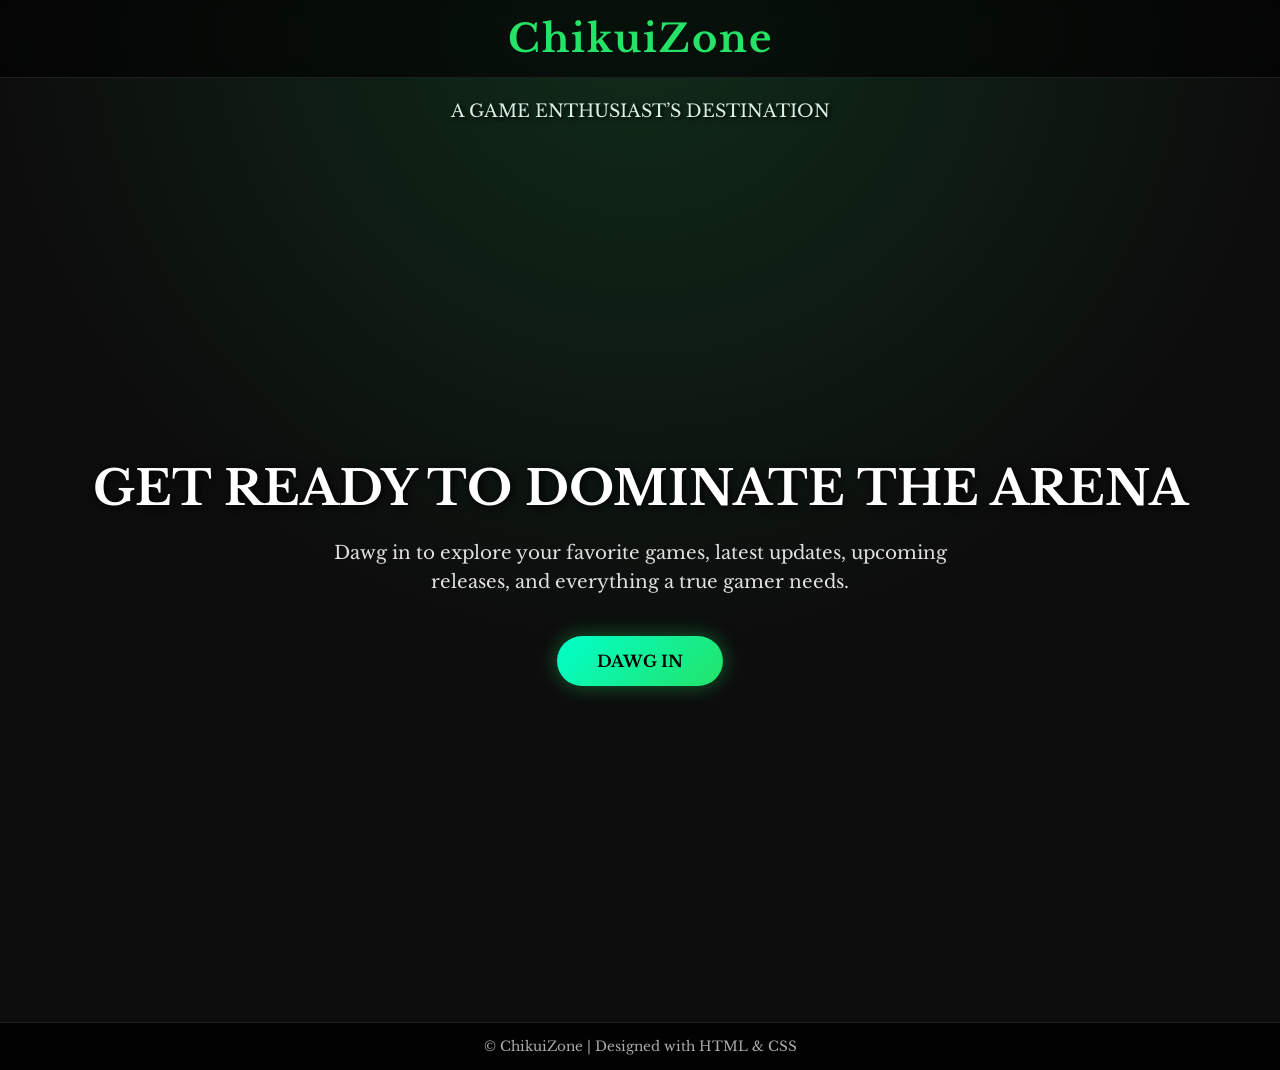
<file: index.html>
<!DOCTYPE html>
<html lang="en">
<head>
  <meta charset="UTF-8">
  <meta name="viewport" content="width=device-width, initial-scale=1.0">
  <title>ChikuiZone</title>


  <link href="https://fonts.googleapis.com/css2?family=Libre+Baskerville:wght@400;700&display=swap" rel="stylesheet">

  <style>
    * {
      margin: 0;
      padding: 0;
      box-sizing: border-box;
      font-family: "Libre Baskerville", serif;
    }

    body {
      background: #0d0d0d;
      color: #ffffff;
      overflow-x: hidden;
    }

  
    * {
      cursor: url('https://cdn.cursors-4u.net/previews/space-shuttle-dd2c77fb-32.webp') 32 32, auto !important;
    }

    header {
      position: fixed;
      width: 100%;
      top: 0;
      background: rgba(0, 0, 0, 0.6);
      backdrop-filter: blur(8px);
      padding: 15px;
      text-align: center;
      z-index: 10;
      border-bottom: 1px solid #1f1f1f;
    }

    header h1 {
      color: #24e367;
      font-size: 2.4rem;
      letter-spacing: 2px;
    }

    .tagline {
      margin-top: 100px;
      text-align: center;
      font-size: 1.1rem;
      color: #d9f0e5;
      text-shadow: 2px 2px 4px #000;
    }

    /* Background Video */
    video {
      position: fixed;
      top: 0;
      left: 0;
      width: 100%;
      height: 100%;
      object-fit: cover;
      z-index: -2;
      filter: brightness(0.4);
    }

    /* Overlay */
    .overlay {
      position: fixed;
      top: 0;
      left: 0;
      width: 100%;
      height: 100%;
      background: radial-gradient(circle at top, rgba(36,227,103,0.15), transparent 60%);
      z-index: -1;
    }

    .hero {
      min-height: 100vh;
      display: flex;
      flex-direction: column;
      justify-content: center;
      align-items: center;
      text-align: center;
      padding: 20px;
    }

    .hero h2 {
      font-size: 3rem;
      margin-bottom: 20px;
      text-shadow: 2px 2px 10px #000;
    }

    .hero p {
      max-width: 650px;
      font-size: 1.15rem;
      color: #e0e0e0;
      margin-bottom: 40px;
      line-height: 1.6;
    }

    .hero button {
      padding: 15px 40px;
      font-size: 1rem;
      font-weight: bold;
      border: none;
      border-radius: 30px;
      background: linear-gradient(135deg, #00ffcc, #24e367);
      color: #000;
      cursor: pointer;
      transition: all 0.3s ease;
      box-shadow: 0 0 20px rgba(36, 227, 103, 0.4);
    }

    .hero button:hover {
      transform: scale(1.08);
      box-shadow: 0 0 25px #00ffcc, 0 0 50px rgba(36,227,103,0.8);
    }

    footer {
      background: rgba(0, 0, 0, 0.8);
      text-align: center;
      padding: 15px;
      font-size: 0.85rem;
      color: #aaa;
      border-top: 1px solid #1f1f1f;
    }

    @media (max-width: 768px) {
      .hero h2 {
        font-size: 2.2rem;
      }
      .hero p {
        font-size: 1rem;
      }
    }
  </style>
</head>

<body>

  <video autoplay muted loop>
    <source src=".assets/battlefield.mp4" type="video/mp4">
  </video>

  <div class="overlay"></div>

  <header>
    <h1>ChikuiZone</h1>
  </header>

  <p class="tagline">A GAME ENTHUSIAST’S DESTINATION</p>

  <section class="hero">
    <h2>GET READY TO DOMINATE THE ARENA</h2>
    <p>
      Dawg in to explore your favorite games, latest updates, upcoming releases,
      and everything a true gamer needs.
    </p>
    <button onclick="location.href='secondpage.html'">DAWG IN</button>
  </section>

  <footer>
    © ChikuiZone | Designed with HTML & CSS
  </footer>

</body>
</html>
</file>
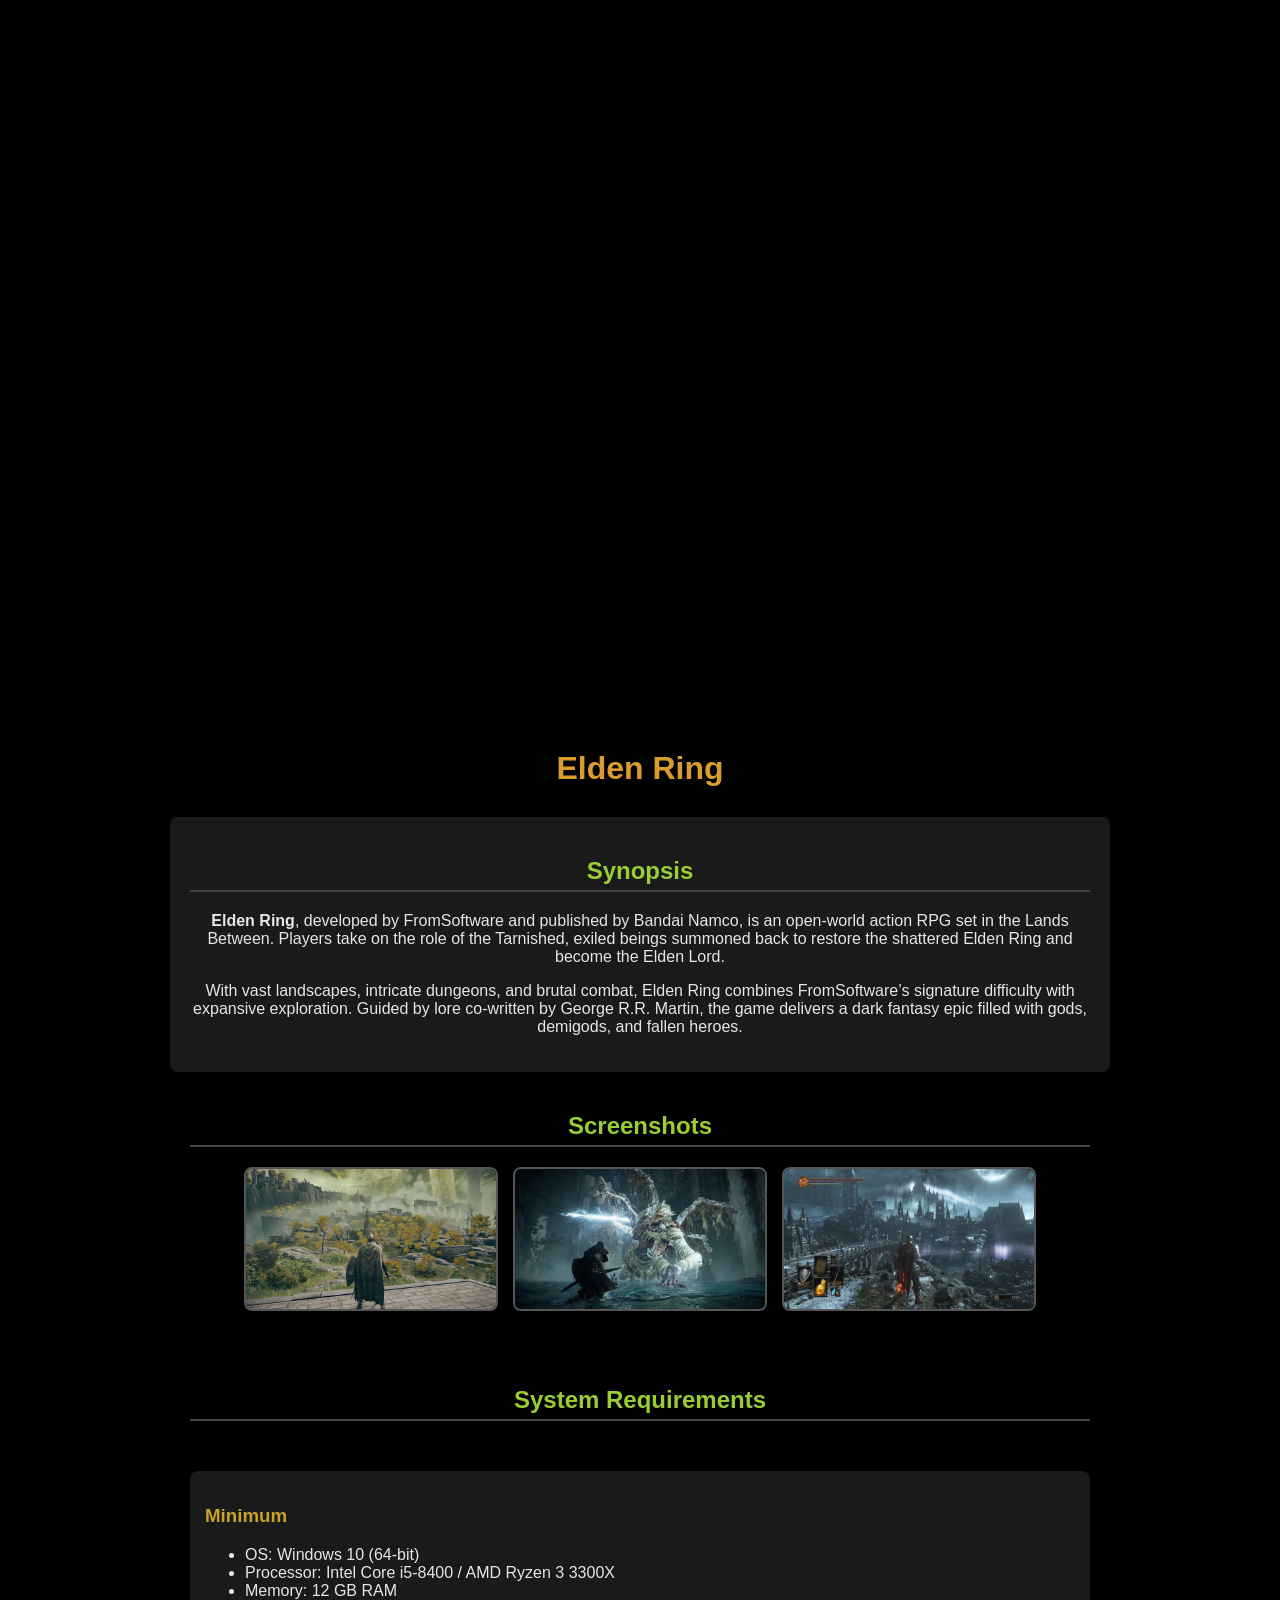
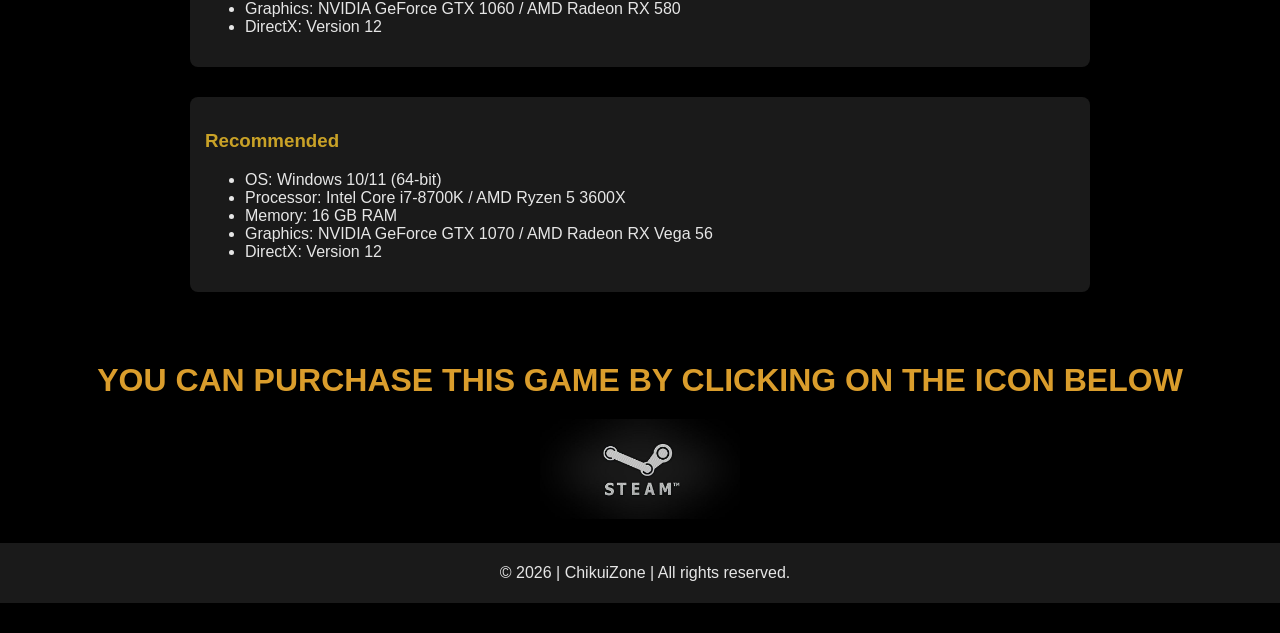
<file: eldenring.html>
<!DOCTYPE html>
<html lang="en">
<head>
  <meta charset="UTF-8">
  <meta name="viewport" content="width=device-width, initial-scale=1.0">
  <title>Elden Ring</title>
  <link rel="stylesheet" href="eldenring.css">
</head>
<body>
  <header>
    <video autoplay muted loop class="background-video">
      <source src=".assets/ELDEN RING - Accolades Trailer - BANDAI NAMCO Europe (1080p, h264).mp4" type="video/mp4">
      Your browser does not support the video tag.
    </video>
  </header>
  <div class="game-title">
    <h1><strong>Elden Ring</strong></h1>
  </div>

  <section class="synopsis">
    <h2>Synopsis</h2>
    <p><strong>Elden Ring</strong>, developed by FromSoftware and published by Bandai Namco, is an open-world action RPG set in the Lands Between. Players take on the role of the Tarnished, exiled beings summoned back to restore the shattered Elden Ring and become the Elden Lord.</p>
    <p>With vast landscapes, intricate dungeons, and brutal combat, Elden Ring combines FromSoftware’s signature difficulty with expansive exploration. Guided by lore co-written by George R.R. Martin, the game delivers a dark fantasy epic filled with gods, demigods, and fallen heroes.</p>
  </section>

  <section class="screenshots">
    <h2>Screenshots</h2>
    <div class="gallery">
      <img src=".assets/Elden Ring (1).jpg" alt="Elden Ring Screenshot 1">
      <img src=".assets/Bugs will not work - Elden Ring received another patch - Igromania.jpg" alt="Elden Ring Screenshot 2">
      <img src=".assets/download.jpg" alt="Elden Ring Screenshot 3">
    </div>
  </section>

  <section class="requirements">
    <h2>System Requirements</h2>
    <div class="req-box">
      <h3>Minimum</h3>
      <ul>
        <li>OS: Windows 10 (64-bit)</li>
        <li>Processor: Intel Core i5-8400 / AMD Ryzen 3 3300X</li>
        <li>Memory: 12 GB RAM</li>
        <li>Graphics: NVIDIA GeForce GTX 1060 / AMD Radeon RX 580</li>
        <li>DirectX: Version 12</li>
      </ul>
    </div>
    <div class="req-box">
      <h3>Recommended</h3>
      <ul>
        <li>OS: Windows 10/11 (64-bit)</li>
        <li>Processor: Intel Core i7-8700K / AMD Ryzen 5 3600X</li>
        <li>Memory: 16 GB RAM</li>
        <li>Graphics: NVIDIA GeForce GTX 1070 / AMD Radeon RX Vega 56</li>
        <li>DirectX: Version 12</li>
      </ul>
    </div>
  </section>

  <div class="purchase-note">
    <h1> YOU CAN PURCHASE THIS GAME BY CLICKING ON THE ICON BELOW </h1>
    <img src=".assets/Steam.jpg" alt="Steam Icon" class="steam-icon" onclick="window.location.href='https://store.steampowered.com/app/1245620/Elden_Ring/'"> </img>

  <footer>
    <p>&copy; 2026 | ChikuiZone | All rights reserved.</p>
  </footer>
</body>
</html>
</file>
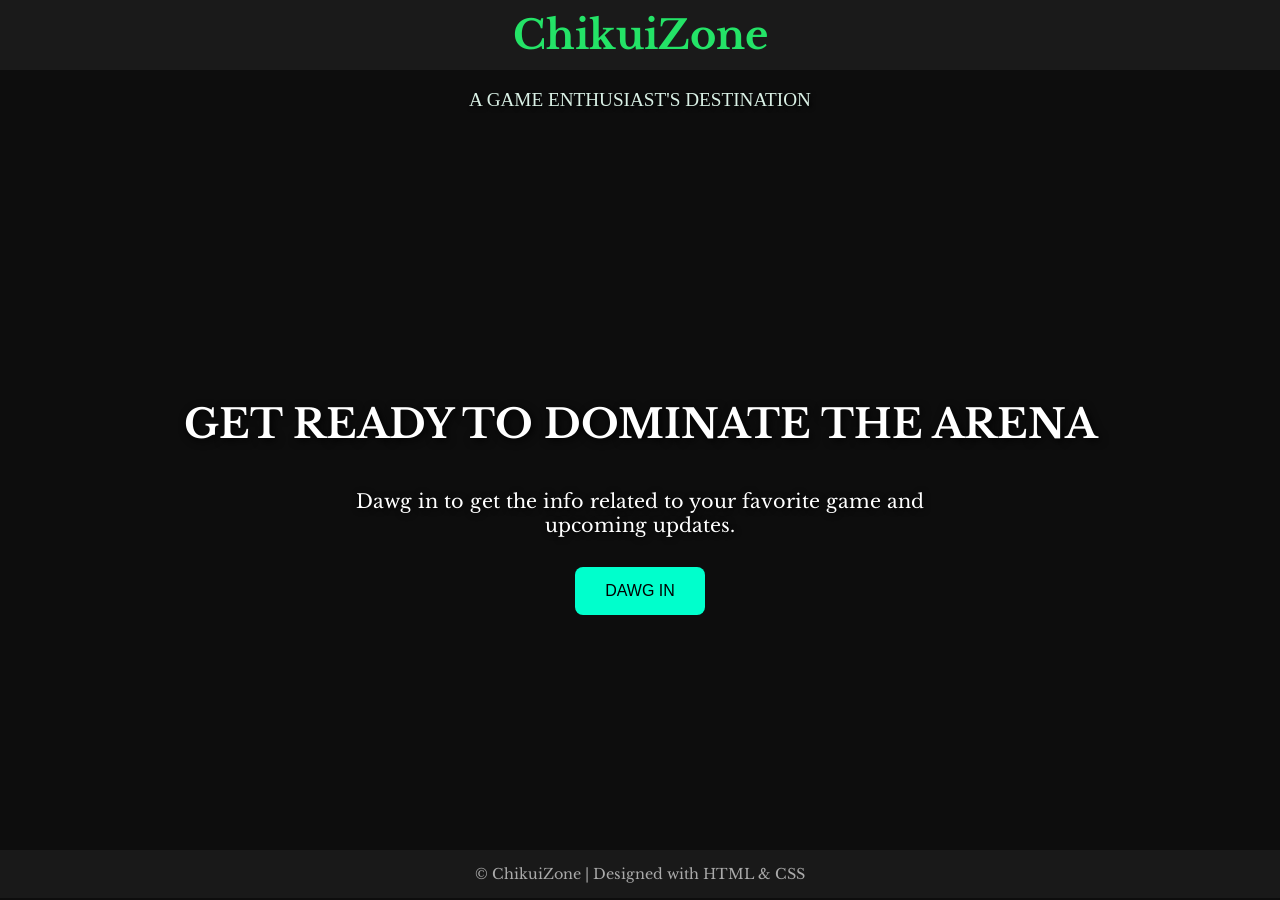
<file: firstpage.html>
<!DOCTYPE html>
<html lang="en">
<head>
  <meta charset="UTF-8">
  <meta name="viewport" content="width=device-width, initial-scale=1.0">
  <title>ChikuiZone</title>
  <link href="https://fonts.googleapis.com/css2?family=Libre+Baskerville:ital,wght@0,400..700;1,400..700&display=swap" rel="stylesheet">
  <style>
    body {
      margin: 0;
      font-family: "Libre Baskerville", serif;
      background: #0d0d0d;
      color: #fff;
    }

    header {
      background: #1a1a1a;
      padding: 10px;
      text-align: center;
    }
  
    header h1 {
      margin: 0;
      color: #24e367;
      font-size: 2.5em;
    }

    .hero {
      height: 80vh;
      display: flex;
      flex-direction: column;
      justify-content: center;
      align-items: center;
      text-align: center;
    }

    .hero h2 {
      font-size: 2.5em;
      margin-bottom: 20px;
      text-shadow: 2px 2px 8px #000;
    }

    .hero p {
      font-size: 1.2em;
      max-width: 600px;
      margin-bottom: 30px;
      text-shadow: 1px 1px 6px #000;
    }

    .hero button {
      background: #00ffcc;
      color: #000;
      border: none;
      padding: 15px 30px;
      font-size: 1em;
      border-radius: 8px;
      cursor: pointer;
      transition: background 0.3s;g
    }

    .hero button:hover {
      background: #00997a;
      color: #fff;
    }

    footer {
      background: #191919;
      text-align: center;
      padding: 15px;
      font-size: 0.9em;
      color: #aaa;
    }
  </style>
</head>
<body>
  <header>
    <h1>ChikuiZone</h1>
    
  </header>
  <P style="text-align:center; font-size:1.2em; text-shadow: 2px 2px 4px #000; color:#d9f0e5;font-family: 'calibri', serif;"> A GAME ENTHUSIAST'S DESTINATION </P>
 <video autoplay muted loop style="width: 100%; height: 100%; object-fit: cover; position: absolute; top: 0; left: 0; z-index: -1;">
      <source src="battlefield.mp4" type="video/mp4">
      Your browser does not support the video tag </video>
  <section class="hero">
   
    <h2>GET READY TO DOMINATE THE ARENA</h2>
    <p>Dawg in to get the info related to your favorite game and upcoming updates.</p>
   <button onclick="location.href='secondpage.html'">DAWG IN</button>
  </section>

  <footer>
    &copy; ChikuiZone | Designed with HTML & CSS
  </footer>
</body>
</html>
</file>
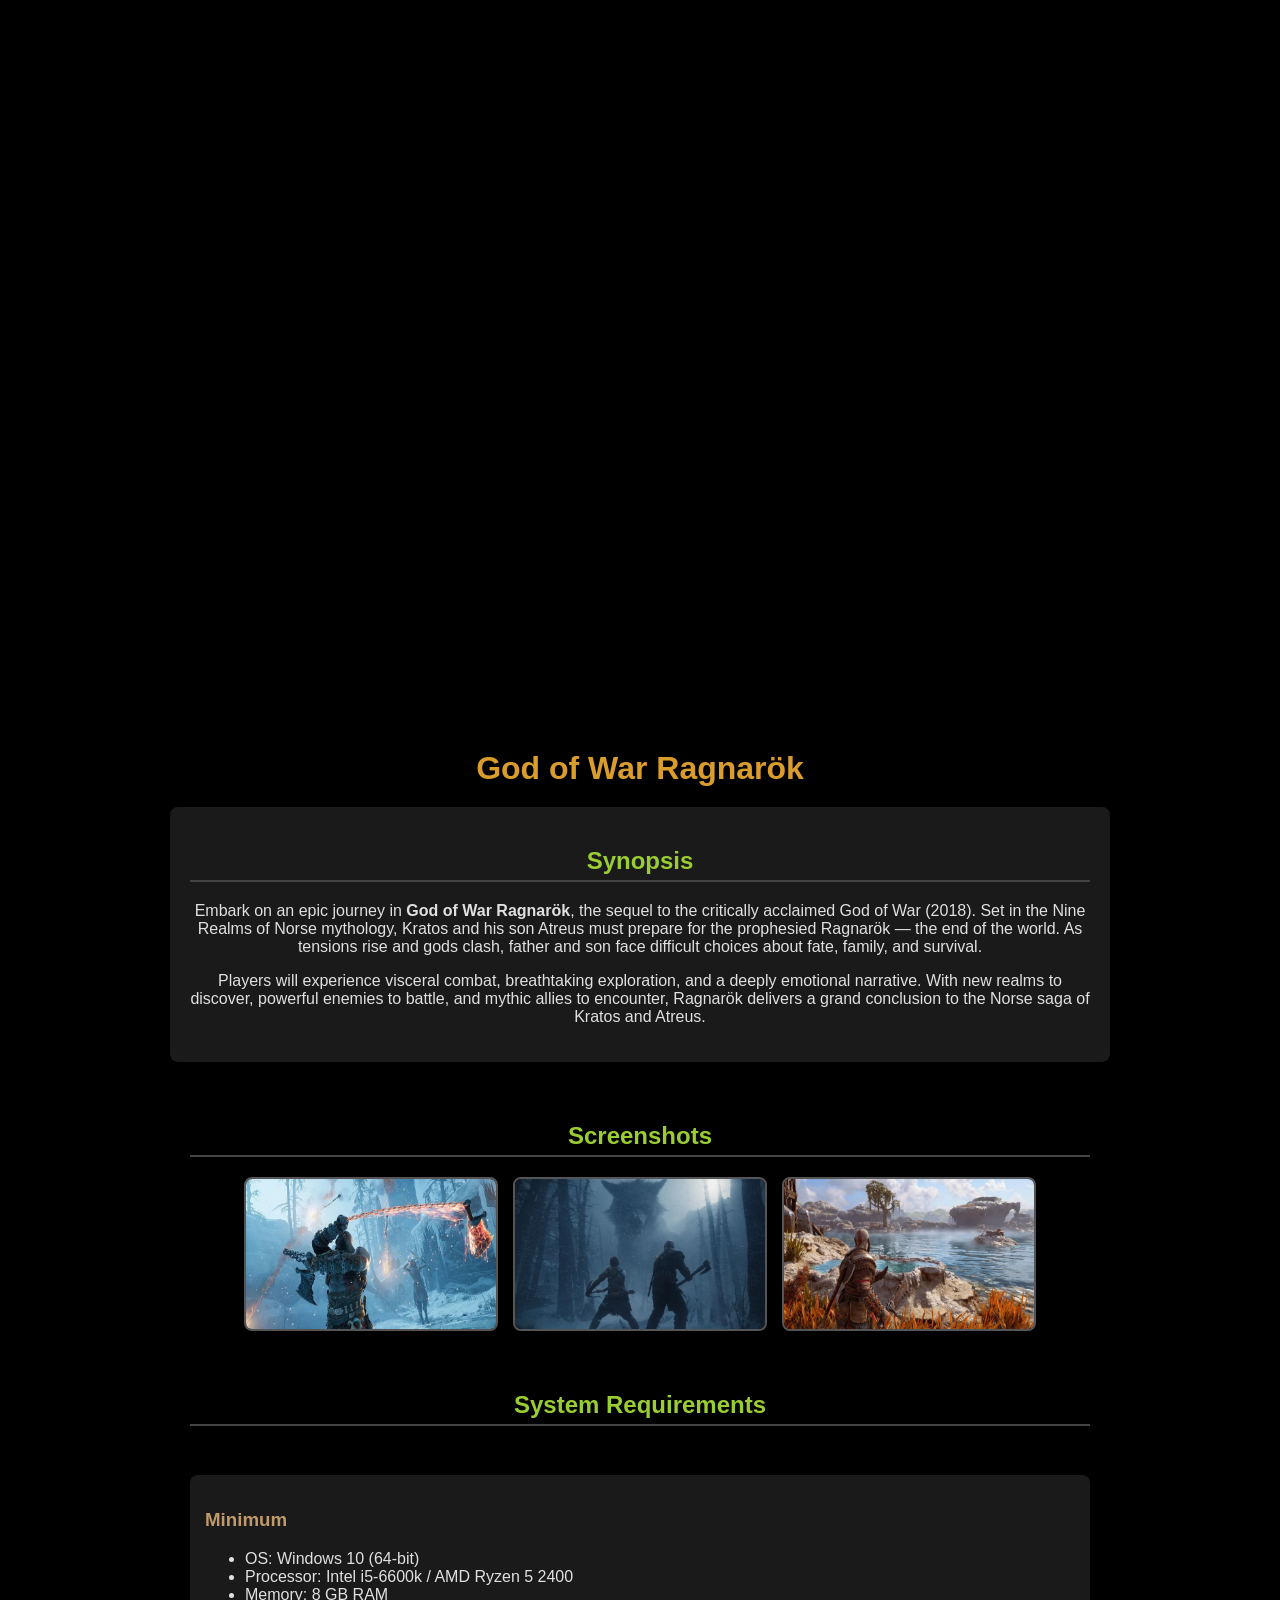
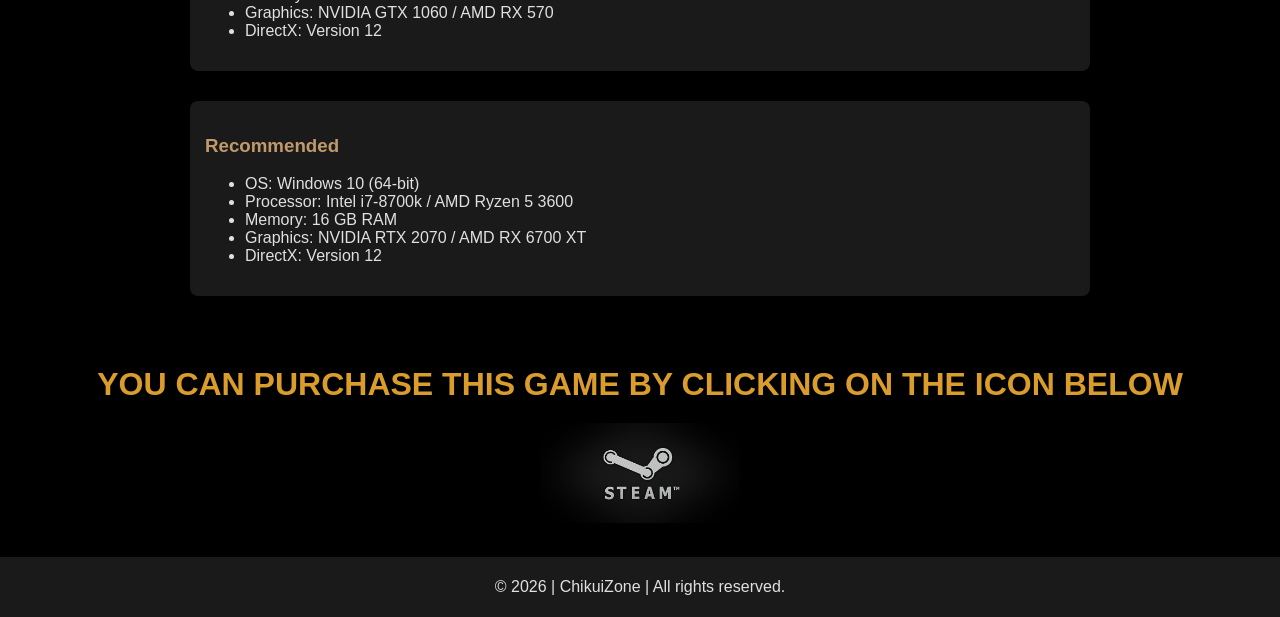
<file: gowragnarok.html>
<!DOCTYPE html>
<html lang="en">
<head>
  <meta charset="UTF-8">
  <meta name="viewport" content="width=device-width, initial-scale=1.0">
  <title>God of War Ragnarök</title>
  <link rel="stylesheet" href="gowragnarok.css">
</head>
<body>
  <header>
    <video autoplay muted loop class="background-video">
      <source src=".assets/God of War Ragnarök - Father and Son Cinematic Trailer  PS5 & PS4 Games - PlayStation (1080p, h264).mp4" type="video/mp4">
      Your browser does not support the video tag.
  </header>
<div class="game-title">
    <h1><strong>God of War Ragnarök</strong></h1>
</div>

  <section class="synopsis">
    <h2>Synopsis</h2>
    <p>Embark on an epic journey in <strong>God of War Ragnarök</strong>, the sequel to the critically acclaimed God of War (2018). Set in the Nine Realms of Norse mythology, Kratos and his son Atreus must prepare for the prophesied Ragnarök — the end of the world. As tensions rise and gods clash, father and son face difficult choices about fate, family, and survival.</p>
    <p>Players will experience visceral combat, breathtaking exploration, and a deeply emotional narrative. With new realms to discover, powerful enemies to battle, and mythic allies to encounter, Ragnarök delivers a grand conclusion to the Norse saga of Kratos and Atreus.</p>
  </section>

  <section class="screenshots">
    <h2>Screenshots</h2>
    <div class="gallery">
      <img src=".assets/God of War Ragnarök (1).jpg" alt="Ragnarök Screenshot 1">
      <img src=".assets/God of War Ragnarök is a Legendary Addition to the PlayStation Pantheon.jpg" alt="Ragnarök Screenshot 2">
      <img src=".assets/God of War Ragnarök.jpg" alt="Ragnarök Screenshot 3">
    </div>
  </section>

  <section class="requirements">
    <h2>System Requirements</h2>
    <div class="req-box">
      <h3>Minimum</h3>
      <ul>
        <li>OS: Windows 10 (64-bit)</li>
        <li>Processor: Intel i5-6600k / AMD Ryzen 5 2400</li>
        <li>Memory: 8 GB RAM</li>
        <li>Graphics: NVIDIA GTX 1060 / AMD RX 570</li>
        <li>DirectX: Version 12</li>
      </ul>
    </div>
    <div class="req-box">
      <h3>Recommended</h3>
      <ul>
        <li>OS: Windows 10 (64-bit)</li>
        <li>Processor: Intel i7-8700k / AMD Ryzen 5 3600</li>
        <li>Memory: 16 GB RAM</li>
        <li>Graphics: NVIDIA RTX 2070 / AMD RX 6700 XT</li>
        <li>DirectX: Version 12</li>
      </ul>
    </div>
  </section>
  <div class="purchase-note">
    <h1> YOU CAN PURCHASE THIS GAME BY CLICKING ON THE ICON BELOW </h1>
    <img src=".assets/Steam.jpg" alt="Steam Icon" class="steam-icon" onclick="window.location.href='https://store.steampowered.com/app/2322010/God_of_War_Ragnark/'"> </img>
  </div>

  <footer>
    <p>&copy; 2026 | ChikuiZone | All rights reserved.</p>
  </footer>
</body>
</html>
</file>
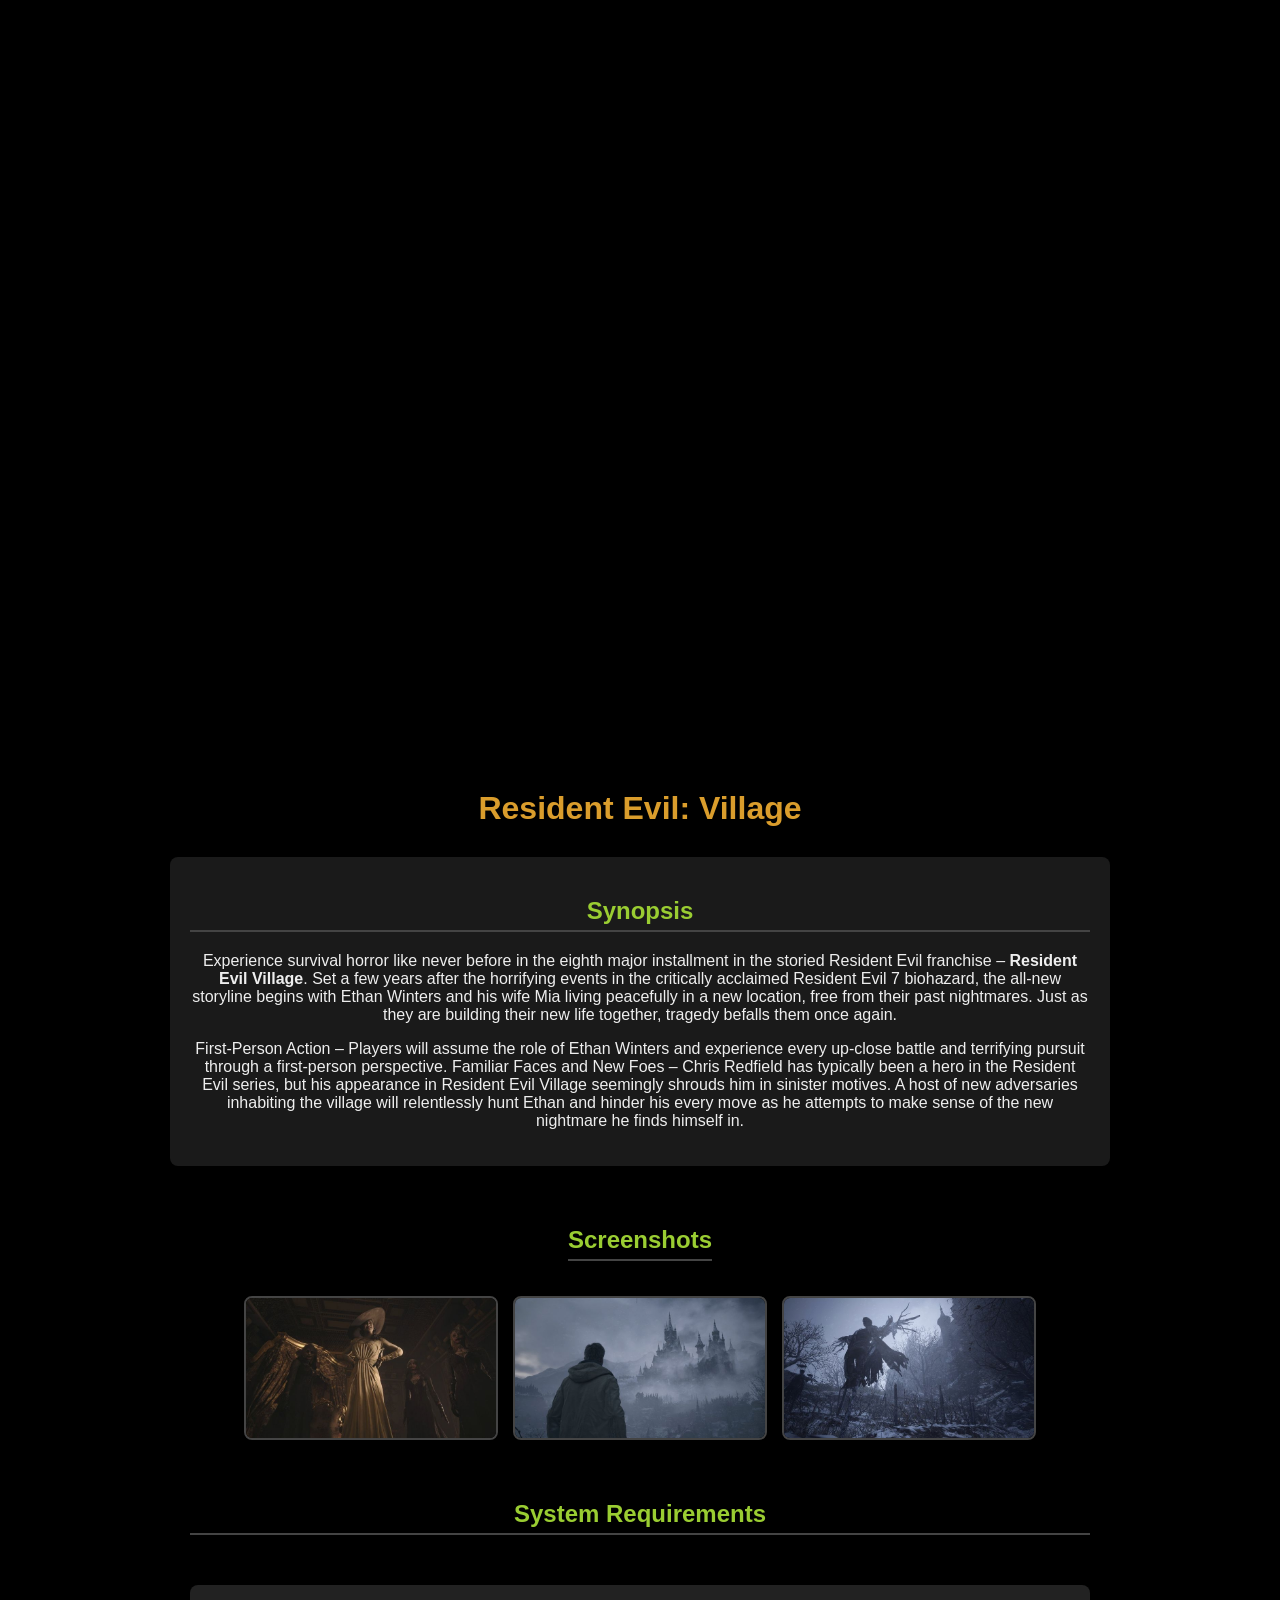
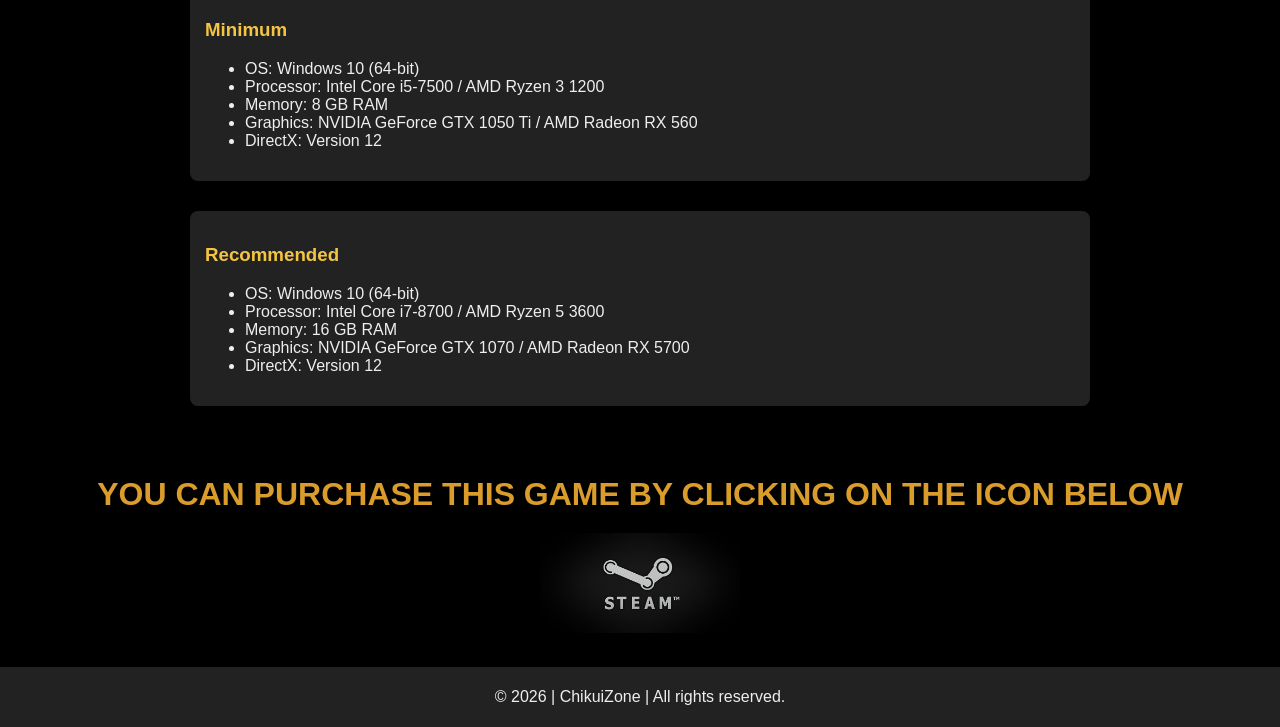
<file: revillage.html>
<!DOCTYPE html>
<html lang="en">
<head>
  <meta charset="UTF-8">
  <meta name="viewport" content="width=device-width, initial-scale=1.0">
  <title>Resident Evil Village</title>
  <link rel="stylesheet" href="revillage.css">
  
</head>
<body>
  <header>
    <video autoplay muted loop class="background-video">
      <source src=".assets/Resident Evil Village - Pre Order 30 sec Ad - CDMediaSE (1080p, h264).mp4" type="video/mp4 ">
      Your browser does not support the video tag.
    </video>
   
  </header>
  <div>
    <h1 class="game-title"><strong>Resident Evil: Village</strong></h1>
  </div>
  <section class="synopsis">
    <h2>Synopsis</h2>
    <p>Experience survival horror like never before in the eighth major installment in the storied Resident Evil franchise – <strong>Resident Evil Village</strong>. Set a few years after the horrifying events in the critically acclaimed Resident Evil 7 biohazard, the all-new storyline begins with Ethan Winters and his wife Mia living peacefully in a new location, free from their past nightmares. Just as they are building their new life together, tragedy befalls them once again. </p>
   <p></p>First-Person Action – Players will assume the role of Ethan Winters and experience every up-close battle and terrifying pursuit through a first-person perspective. Familiar Faces and New Foes – Chris Redfield has typically been a hero in the Resident Evil series, but his appearance in Resident Evil Village seemingly shrouds him in sinister motives. A host of new adversaries inhabiting the village will relentlessly hunt Ethan and hinder his every move as he attempts to make sense of the new nightmare he finds himself in. </p>
</section>

  



  <section class="screenshots">
    <h2>Screenshots</h2>
    <div class="gallery">
      <img src=".assets/410672059794706155.jpg" alt="Village Screenshot 1">
      <img src=".assets/resident evil village.jpg" alt="Village Screenshot 2">
      <img src=".assets/Resident Evil Village System Requirements - PC Games Archive.jpg" alt="Village Screenshot 3">
    </div>
  </section>

  <section class="requirements">
    <h2>System Requirements
      
    </h2>



    <div class="req-box">
      <h3>Minimum</h3>
      <ul>
        <li>OS: Windows 10 (64-bit)</li>
        <li>Processor: Intel Core i5-7500 / AMD Ryzen 3 1200</li>
        <li>Memory: 8 GB RAM</li>
        <li>Graphics: NVIDIA GeForce GTX 1050 Ti / AMD Radeon RX 560</li>
        <li>DirectX: Version 12</li>
      </ul>
    </div>
    <div class="req-box">
      <h3>Recommended</h3>
      <ul>
        <li>OS: Windows 10 (64-bit)</li>
        <li>Processor: Intel Core i7-8700 / AMD Ryzen 5 3600</li>
        <li>Memory: 16 GB RAM</li>
        <li>Graphics: NVIDIA GeForce GTX 1070 / AMD Radeon RX 5700</li>
        <li>DirectX: Version 12</li>
      </ul>
    </div>
  </section>
  <div class="purchase-note">
    <h1> YOU CAN PURCHASE THIS GAME BY CLICKING ON THE ICON BELOW </h1>
    <img src=".assets/Steam.jpg" alt="Steam Icon" class="steam-icon" onclick="window.location.href='https://store.steampowered.com/app/1196590/Resident_Evil_Village/'"> </img>
  </div>

  <footer>
    <p>&copy; 2026 | ChikuiZone | All rights reserved.</p>
  </footer>
</body>
</html>
</file>
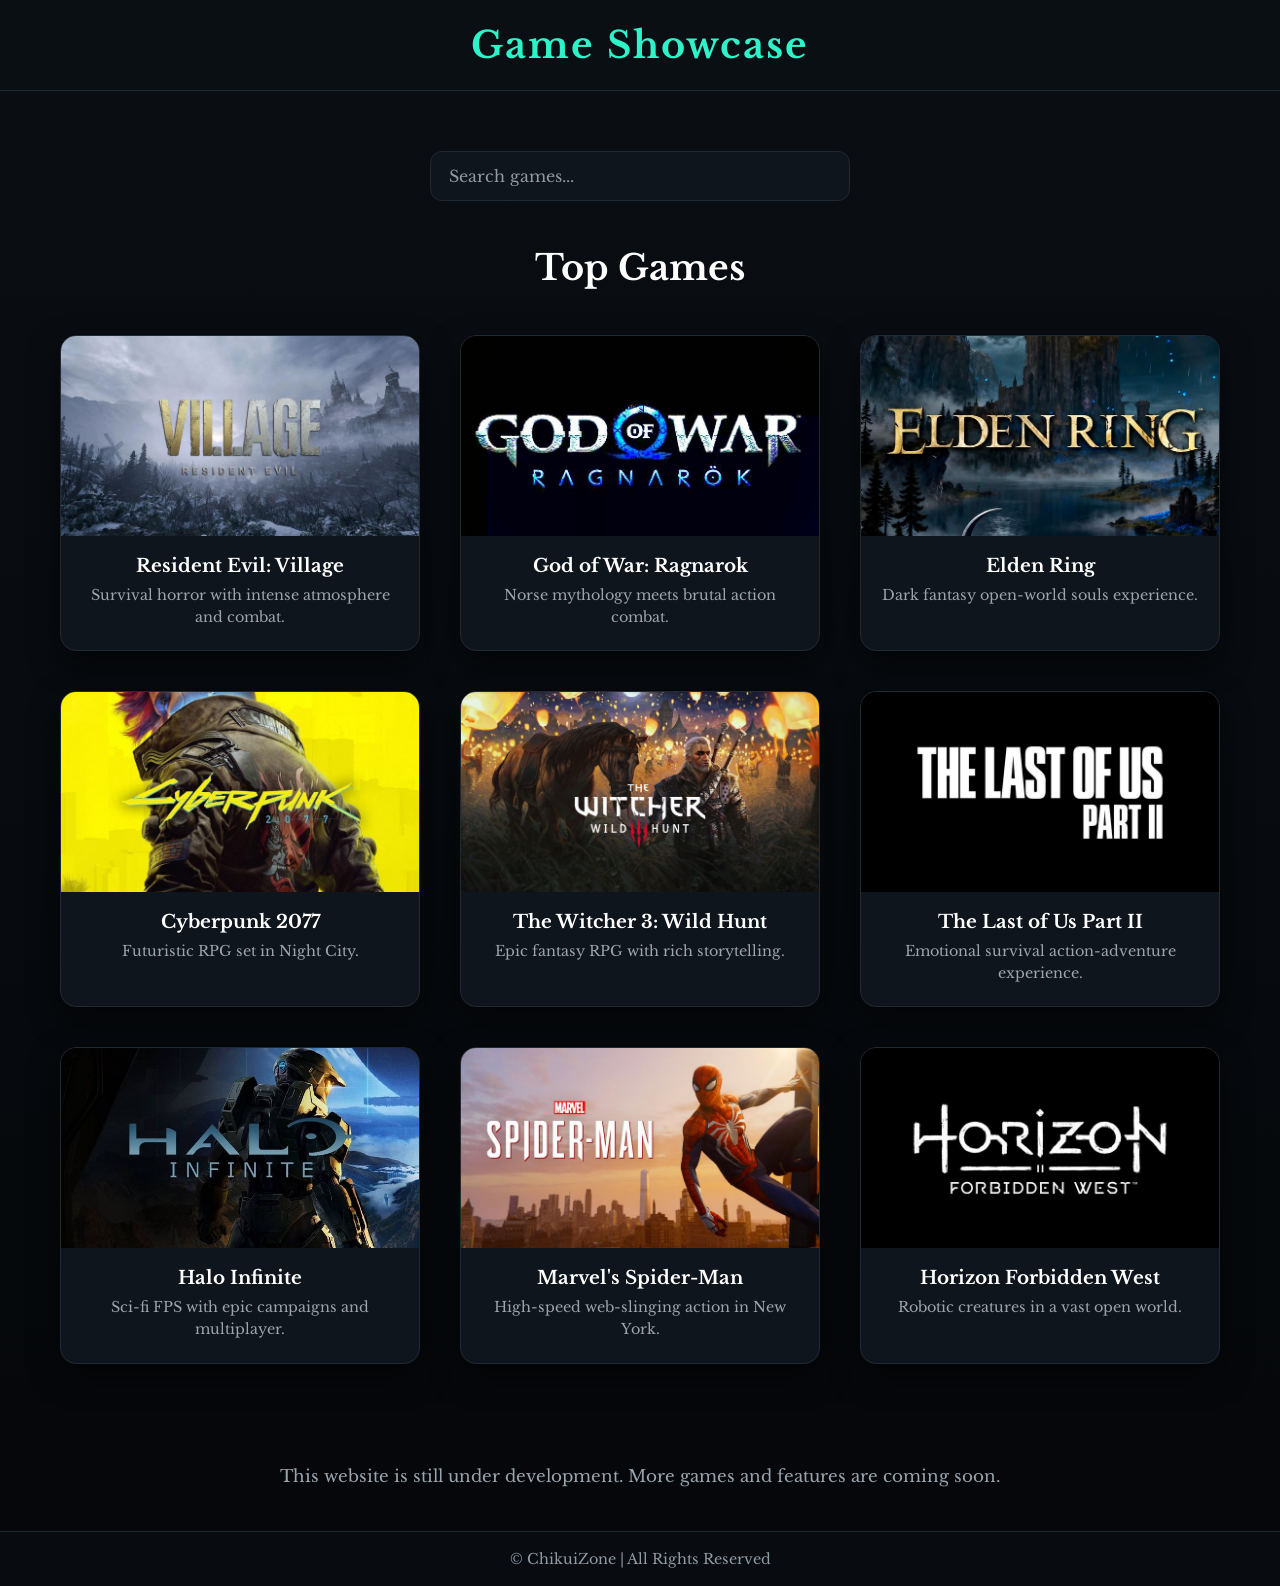
<file: secondpage.html>
<!DOCTYPE html>
<html lang="en">
<head>
<meta charset="UTF-8">
<meta name="viewport" content="width=device-width, initial-scale=1.0">
<title>ChikuiZone | Game Showcase</title>

<link href="https://fonts.googleapis.com/css2?family=Libre+Baskerville:wght@400;700&display=swap" rel="stylesheet">

<style>
* {
  margin: 0;
  padding: 0;
  box-sizing: border-box;
  font-family: "Libre Baskerville", serif;
}

body {
  background: linear-gradient(180deg, #0a0e13, #05070a);
  color: #fff;
  min-height: 100vh;
}

header {
  background: rgba(10,15,20,0.95);
  padding: 22px;
  text-align: center;
  border-bottom: 1px solid #1f2a33;
}

header h1 {
  color: #2ef2c8;
  letter-spacing: 2px;
  font-size: 2.3rem;
}

.games {
  padding: 60px;
  text-align: center;
}

.games h2 {
  font-size: 2.2rem;
  margin-bottom: 45px;
}

/* ALWAYS 3 PER ROW */
.grid {
  display: grid;
  grid-template-columns: repeat(3, 1fr);
  gap: 40px;
}

/* CARD */
.game-card {
  position: relative;
  background: #0f151c;
  border-radius: 16px;
  overflow: hidden;
  border: 1px solid #1f2a33;
  box-shadow: 0 12px 30px rgba(0,0,0,.6);
  --x: 50%;
  --y: 50%;
}

/* SPOTLIGHT */
.game-card::before {
  content: "";
  position: absolute;
  inset: 0;
  background: radial-gradient(
    circle at var(--x) var(--y),
    rgba(46,242,200,0.28),
    transparent 55%
  );
  opacity: 0;
  transition: opacity .25s ease;
  z-index: 1;
}

.game-card:hover::before {
  opacity: 1;
}

.game-card a {
  text-decoration: none;
  color: inherit;
  display: block;
  position: relative;
  z-index: 2;
}

.game-card img {
  width: 100%;
  height: 200px;
  object-fit: cover;
  display: block;
}

/* CONTENT */
.content {
  padding: 18px 20px 22px;
}

.content h3 {
  font-size: 1.15rem;
  margin-bottom: 8px;
  transition: color .3s ease;
}

.content p {
  font-size: .9rem;
  color: #9aa4ad;
  line-height: 1.5;
}

.game-card:hover h3 {
  color: #2ef2c8;
}

.notice {
  text-align: center;
  color: #9aa4ad;
  padding: 40px 20px;
  max-width: 900px;
  margin: auto;
  font-size: 1.05rem;
  line-height: 1.6;
}

footer {
  background: #080c11;
  text-align: center;
  padding: 18px;
  font-size: .9rem;
  color: #8f9aa3;
  border-top: 1px solid #1f2a33;
}

/* RESPONSIVE (still 3 per row) */
@media (max-width: 768px) {
  .games { padding: 40px 20px; }
  .game-card img { height: 150px; }
}
.game-card {
  position: relative;
  background: #0f151c;
  border-radius: 16px;
  overflow: hidden;
  border: 1px solid #1f2a33;
  box-shadow: 0 12px 30px rgba(0,0,0,.6);
  --x: 50%;
  --y: 50%;

  transition: transform 0.35s ease; /* ADD THIS */
}
.game-card:hover {
  transform: scale(1.05);
}
.game-card img {
  transition: transform 0.35s ease;
}

.game-card:hover img {
  transform: scale(1.08);
}
.search-box {
  max-width: 420px;
  margin: 0 auto 45px;
}

.search-box input {
  width: 100%;
  padding: 14px 18px;
  font-size: 1rem;
  border-radius: 12px;
  border: 1px solid #1f2a33;
  background: #0f151c;
  color: #fff;
  outline: none;
  transition: border .3s ease, box-shadow .3s ease;
}

.search-box input::placeholder {
  color: #8f9aa3;
}

.search-box input:focus {
  border-color: #2ef2c8;
  box-shadow: 0 0 12px rgba(46,242,200,0.35);
}

.game-card {
  transition:
    transform 0.35s ease,
    opacity 0.25s ease;
}

.game-card.dim {
  opacity: 0.25;
}
.game-card {
  transition:
    transform 0.35s ease,
    opacity 0.25s ease;
}

.game-card.hide {
  opacity: 0;
  transform: scale(0.85);
  pointer-events: none;
}

.game-card.show {
  opacity: 1;
  transform: scale(1);
}
* {
  cursor: url('https://cdn.cursors-4u.net/previews/awesome-fuchsia-sharp-pointer-4c4304e2-32.webp') 32 32, auto !important;
}
</style>
</head>

<body>

<header>
  <h1>Game Showcase</h1>
</header>

<section class="games">
  <div class="search-box">
  <input 
    type="text" 
    id="searchInput" 
    placeholder="Search games..."
    onkeyup="filterGames()"
  >
</div>
<h2>Top Games</h2>

<div class="grid">

  <div class="game-card">
    <a href="revillage.html">
      <img src=".assets/Wallpaper Resident evil village.jpg">
      <div class="content">
        <h3>Resident Evil: Village</h3>
        <p>Survival horror with intense atmosphere and combat.</p>
      </div>
    </a>
  </div>

  <div class="game-card">
    <a href="gowragnarok.html">
      <img src=".assets/A nova era.jpg">
      <div class="content">
        <h3>God of War: Ragnarok</h3>
        <p>Norse mythology meets brutal action combat.</p>
      </div>
    </a>
  </div>

  <div class="game-card">
    <a href="eldenring.html">
      <img src=".assets/ELDEN RING.jpg">
      <div class="content">
        <h3>Elden Ring</h3>
        <p>Dark fantasy open-world souls experience.</p>
      </div>
    </a>
  </div>

  <div class="game-card">
    <a href="cyberpunk2077.html">
      <img src=".assets/Cyberpunk 2077 V - Patch 1_5 - Kazuliski.jpg">
      <div class="content">
        <h3>Cyberpunk 2077</h3>
        <p>Futuristic RPG set in Night City.</p>
      </div>
    </a>
  </div>

  <div class="game-card">
    <a href="witcher3.html">
      <img src=".assets/witcher 3 logo.jpg">
      <div class="content">
        <h3>The Witcher 3: Wild Hunt</h3>
        <p>Epic fantasy RPG with rich storytelling.</p>
      </div>
    </a>
  </div>

  <div class="game-card">
    <a href="thelastofus2.html">
      <img src=".assets/tlou 2 logo.jpg">
      <div class="content">
        <h3>The Last of Us Part II</h3>
        <p>Emotional survival action-adventure experience.</p>
      </div>
    </a>
  </div>

  <div class="game-card">
    <a href="halo.html">
      <img src=".assets/halo infinite logo.jpg">
      <div class="content">
        <h3>Halo Infinite</h3>
        <p>Sci-fi FPS with epic campaigns and multiplayer.</p>
      </div>
    </a>
  </div>

  <div class="game-card">
    <a href="marvelspiderman.html">
      <img src=".assets/marvels spiderman logo.jpg">
      <div class="content">
        <h3>Marvel's Spider-Man</h3>
        <p>High-speed web-slinging action in New York.</p>
      </div>
    </a>
  </div>

  <div class="game-card">
    <a href="horizonwest.html">
      <img src=".assets/hfw logo.jpg">
      <div class="content">
        <h3>Horizon Forbidden West</h3>
        <p>Robotic creatures in a vast open world.</p>
      </div>
    </a>
  </div>

</div>
</section>

<p class="notice">
  This website is still under development. More games and features are coming soon.
</p>

<footer>
  © ChikuiZone | All Rights Reserved
</footer>


<script>
document.querySelectorAll('.game-card').forEach(card => {
  card.addEventListener('mousemove', e => {
    const rect = card.getBoundingClientRect();
    card.style.setProperty('--x', `${e.clientX - rect.left}px`);
    card.style.setProperty('--y', `${e.clientY - rect.top}px`);
  });
});


function filterGames() {
  const input = document.getElementById("searchInput").value.toLowerCase();
  const grid = document.querySelector(".grid");
  const cards = Array.from(document.querySelectorAll(".game-card"));

  const matched = [];
  const unmatched = [];

  cards.forEach(card => {
    const text = card.innerText.toLowerCase();
    card.classList.remove("dim");

    if (text.includes(input)) {
      matched.push(card);
    } else {
      unmatched.push(card);
      card.classList.add("dim");
    }
  });

  
  grid.innerHTML = "";

  
  matched.forEach(card => grid.appendChild(card));

  
  unmatched.forEach(card => grid.appendChild(card));
}


</script>

</body>
</html>
</file>
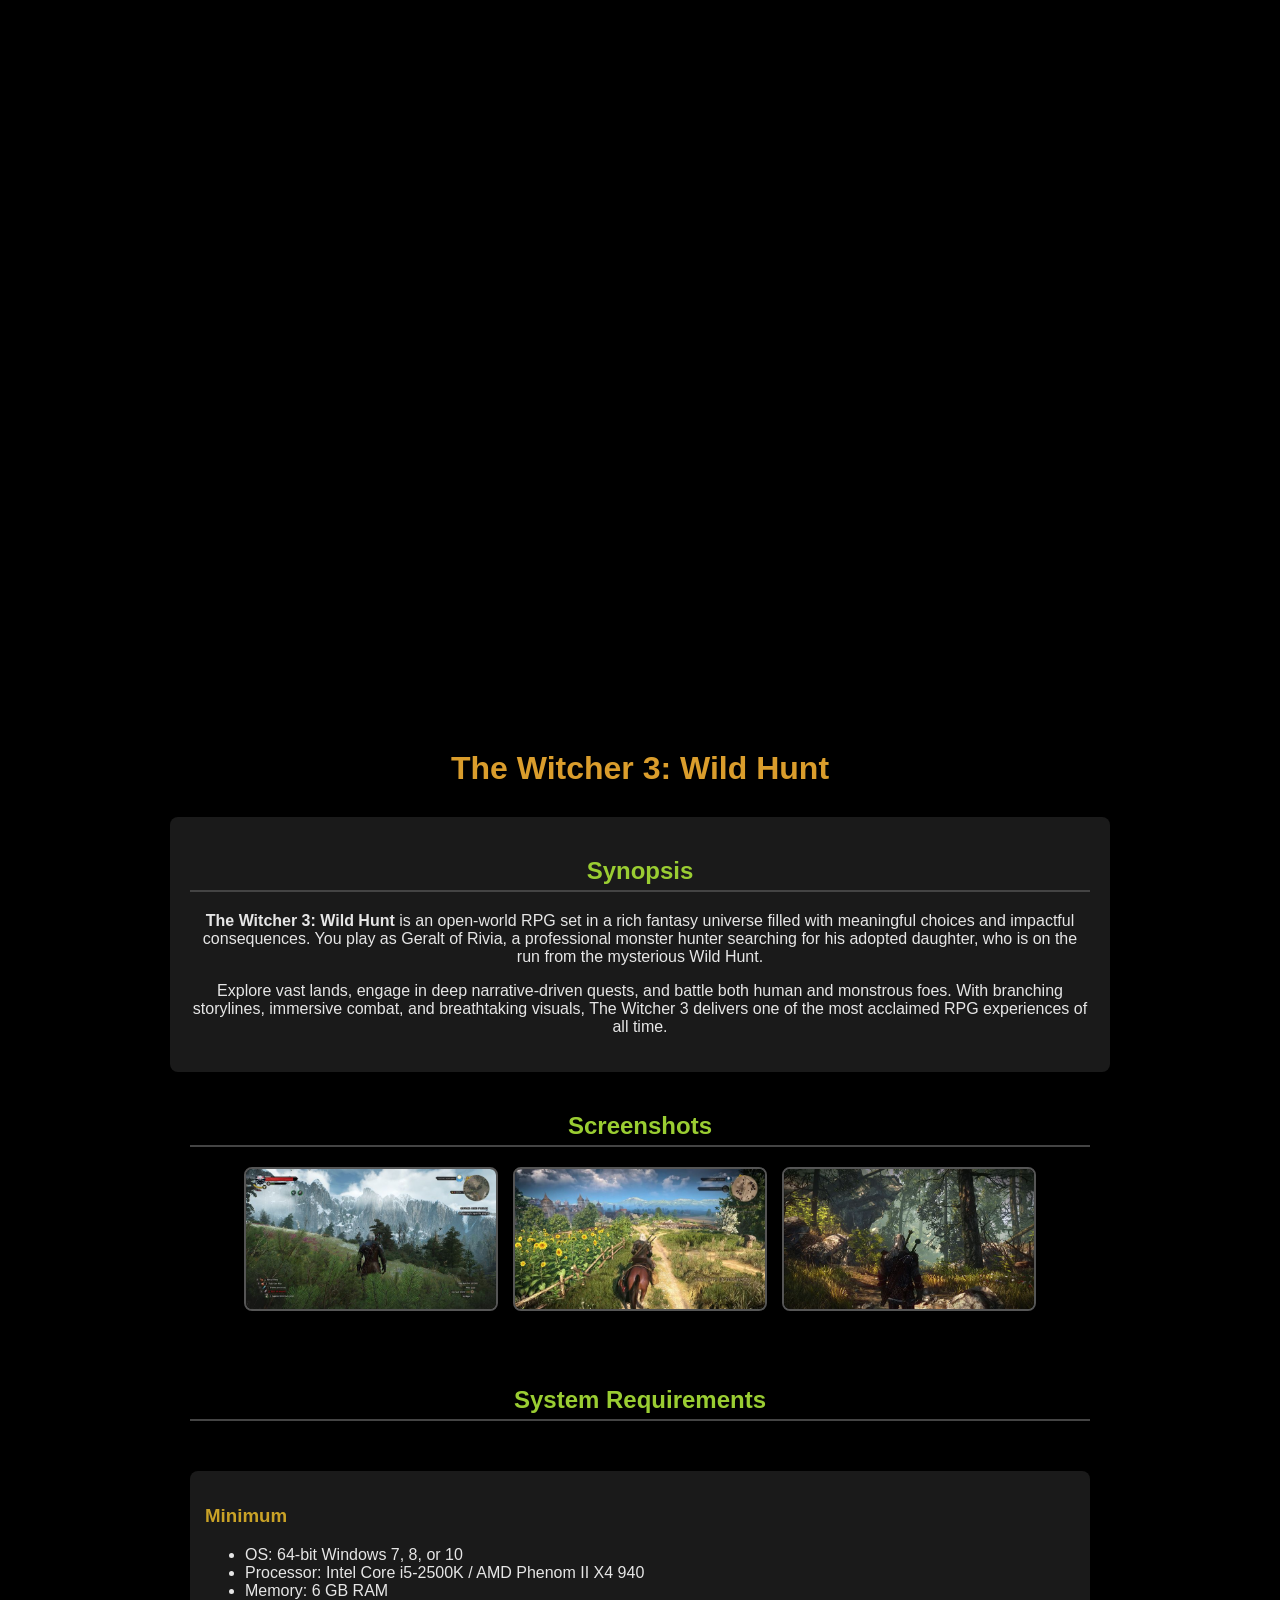
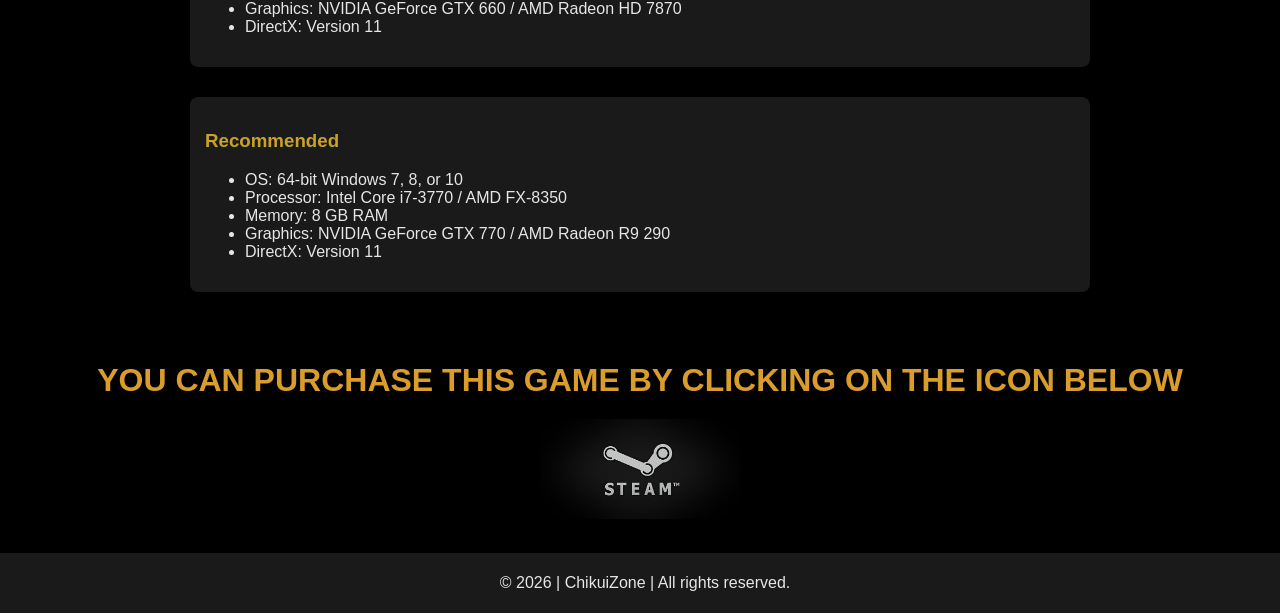
<file: witcher3.html>
<!DOCTYPE html>
<html lang="en">
<head>
  <meta charset="UTF-8">
  <meta name="viewport" content="width=device-width, initial-scale=1.0">
  <title>The Witcher 3: Wild Hunt</title>
  <link rel="stylesheet" href="witcher3.css">
</head>
<body>
  <header>
    <video autoplay muted loop class="background-video">
      <source src=".assets/witcher 3 trailer.mp4" type="video/mp4">
      Your browser does not support the video tag.
    </video>
  </header>

  <div>
    <h1 class="game-title"><strong>The Witcher 3: Wild Hunt</strong></h1>
  </div>

  <section class="synopsis">
    <h2>Synopsis</h2>
    <p><strong>The Witcher 3: Wild Hunt</strong> is an open-world RPG set in a rich fantasy universe filled with meaningful choices and impactful consequences. You play as Geralt of Rivia, a professional monster hunter searching for his adopted daughter, who is on the run from the mysterious Wild Hunt. </p>
    <p>Explore vast lands, engage in deep narrative-driven quests, and battle both human and monstrous foes. With branching storylines, immersive combat, and breathtaking visuals, The Witcher 3 delivers one of the most acclaimed RPG experiences of all time.</p>
  </section>

  <section class="screenshots">
    <h2>Screenshots</h2>
    <div class="gallery">
      <img src=".assets/Witcher3 ss1.jpg" alt="Witcher 3 Screenshot 1">
      <img src=".assets/The Witcher 3 ss2.jpg" alt="Witcher 3 Screenshot 2">
      <img src=".assets/witcher 3 ss3.jpg" alt="Witcher 3 Screenshot 3">
    </div>
  </section>

  <section class="requirements">
    <h2>System Requirements</h2>
    <div class="req-box">
      <h3>Minimum</h3>
      <ul>
        <li>OS: 64-bit Windows 7, 8, or 10</li>
        <li>Processor: Intel Core i5-2500K / AMD Phenom II X4 940</li>
        <li>Memory: 6 GB RAM</li>
        <li>Graphics: NVIDIA GeForce GTX 660 / AMD Radeon HD 7870</li>
        <li>DirectX: Version 11</li>
      </ul>
    </div>
    <div class="req-box">
      <h3>Recommended</h3>
      <ul>
        <li>OS: 64-bit Windows 7, 8, or 10</li>
        <li>Processor: Intel Core i7-3770 / AMD FX-8350</li>
        <li>Memory: 8 GB RAM</li>
        <li>Graphics: NVIDIA GeForce GTX 770 / AMD Radeon R9 290</li>
        <li>DirectX: Version 11</li>
      </ul>
    </div>
  </section>

  <div class="purchase-note">
    <h1>YOU CAN PURCHASE THIS GAME BY CLICKING ON THE ICON BELOW</h1>
    <img src=".assets/Steam.jpg" alt="Steam Icon" class="steam-icon" 
         onclick="window.location.href='https://store.steampowered.com/app/292030/The_Witcher_3_Wild_Hunt/'">
  </div>

  <footer>
    <p>&copy; 2026 | ChikuiZone | All rights reserved.</p>
  </footer>
</body>
</html>
</file>
<file: eldenring.css>
body {
  font-family: Arial, sans-serif;
  margin: 0;
  background: #000000;   
  color: #e6e6e6;
}

header {
  text-align: center;
  
  background: #1c1c1c;
}



h1 {
  margin: 0;
  color: #da9d2c;  
       
  
}

section {
  padding: 20px;
  max-width: 900px;
  margin: auto;
}

h2 {
  color: #9acd32;        
  border-bottom: 2px solid #444;
  padding-bottom: 5px;
  text-align: center;
}

.gallery {
  display: flex;
  gap: 15px;
  flex-wrap: wrap;
  justify-content: center;
}

.gallery img {
  width: 250px;
  border-radius: 8px;
  border: 2px solid #555;
}

.requirements {
  display: grid;
  gap: 30px;
  
  margin-top: 15px;
}

.req-box {
  background: #1a1a1a;
  padding: 15px;
  border-radius: 8px;
  flex: 1 1 300px;
}

.req-box h3 {
  color: #c9a227;
}

footer {
  text-align: center;
  background: #1a1a1a;
  padding: 5px;
  position: relative;   
  bottom: 0;
  left: 0;
  width: 100%;
  margin-top: 20px;
}
.name {
  color: #c9a227;
  font-weight: bold;
  text-align: center;
  margin-top: 500px;
}
.background-video {
  position: absolute;
  top: 0;
  left: 0;
  width: 100%;
  height: 100%;
  object-fit: cover;
  z-index: -1; 
}
.game-title {
  text-align: center;
  margin-top: 750px;
}

.synopsis {
  text-align: center;
  background: #1a1a1a;
  margin-top: 30px;
  border-radius: 8px;
}
/* World Of Warcraft, WoW Short Sword - https://www.cursors-4u.com/cursor/world-of-warcraft-wow-short-sword */
* {
  cursor: url('https://cdn.cursors-4u.net/previews/world-of-warcraft-wow-short-sword-ce5dfcd6-32.webp') 32 32, auto !important;
}
/* End www.Cursors-4U.com Code */
.purchase-note {
  text-align: center;
  margin-top: 50px;
  margin-bottom: 30px;
}
img.steam-icon {
  width: 200px;
  height: 100px;
  cursor: pointer;
  transition: transform 0.3s ease;
  margin-top: 20px; }
</file>
<file: gowragnarok.css>
body {
  font-family: Arial, sans-serif;
  margin: 0;
  background: #000000;  
  color: #e0e0e0;
}

header {
  text-align: center;
  
  background: #2e2a2a;   

}



h1 {
  margin: 0;
  color: #da9d2c;        
}

section {
  padding: 20px;
  max-width: 900px;
  margin: auto;
}

h2 {
  color: #9acd32;        
  border-bottom: 2px solid #444;
  padding-bottom: 5px;
  text-align: center;
}

.gallery {
  display: flex;
  gap: 15px;
  flex-wrap: wrap;
  justify-content: center;
}

.gallery img {
  width: 250px;
  border-radius: 8px;
  border: 2px solid #555;
}

.requirements {
  display: grid;
  gap: 30px;

}

.req-box {
  background: #1a1a1a;
  padding: 15px;
  border-radius: 8px;
  flex: 1 1 300px;
}

.req-box h3 {
  color: #c19a6b;
}

footer {
  text-align: center;
  background: #1a1a1a;
  padding: 5px;
  margin-top: 20px;
  position: relative;   }
  
  .background-video {
  position: absolute;
  top: 0;
  left: 0;
  width: 100%;  
  height: 100%; 
  object-fit: cover ;
}

.synopsis {
  background: #1a1a1a;
  padding: 20px;
  border-radius: 8px;
  margin-bottom: 20px;
  margin-top: 20px;
  text-align: center;
}
.game-title {
  text-align: center;
  margin-top: 750px;
}
/* Dragon Battleaxe - RuneScape - https://www.cursors-4u.com/cursor/dragon-battleaxe-runescape */
* {
  cursor: url('https://cdn.cursors-4u.net/previews/dragon-battleaxe-runescape-78940e73-32.webp') 32 32, auto !important;
}
/* End www.Cursors-4U.com Code */
.purchase-note {
  text-align: center;
  margin-top: 50px;
  margin-bottom: 30px;
}
img.steam-icon {
  width: 200px;
  height: 100px;
  cursor: pointer;
  transition: transform 0.3s ease;
  margin-top: 20px;
}
</file>
<file: revillage.css>
body {
  font-family: Arial, sans-serif;
  margin: 0;
  background: #000000;
  color: #eee;
}

header {
  text-align: center;
  padding: 20px;
  background : transparent;
}


h1 {
  margin: 0 auto;
  text-align: center;
  color: #da9d2c;
  margin-top: 50px;
  
}

section {
  padding: 20px;
  max-width: 900px;
  margin: auto;
}

h2 {
  color: #9acd32;
  border-bottom: 2px solid #444;
  padding-bottom: 5px;
  text-align: center;
}

.gallery {
  display: flex;
  gap: 15px;
  flex-wrap: wrap;
  justify-content: center;
}

.gallery img {
  width: 250px;
  border-radius: 8px;
  border: 2px solid #444;
}

.requirements {
  display: grid;
  gap: 30px;
  
  
}

.req-box {
  background: #222;
  padding: 15px;
  border-radius: 8px;
  flex: 1 1 300px;
}

.req-box h3 {
  color: #f4c542;
}

footer {
  text-align: center;
  background: #222;
  padding: 5px;
  margin-top: 20px;
}
.background-video {
  position: absolute;
  top: 0;
  left: 0;
  width: 100%;
  height: 100%;
  object-fit: fill;
  z-index: -1;
}

.screenshots {
  display: flex;
  gap: 15px;
  flex-wrap: wrap;
  justify-content: center;
  margin-top: 20px;
  padding: 20px;
}
.synopsis {
  background: #1a1a1a;
  padding: 20px;
  border-radius: 8px;
  margin-bottom: 20px;
text-align: center;
  margin-top: 30px;
}
/* Resident Evil Umbrella - https://www.cursors-4u.com/cursor/resident-evil-umbrella */
* {
  cursor: url('https://cdn.cursors-4u.net/css-previews/resident-evil-umbrella-21f709c5-css.webp') 0 0, auto !important;
}
/* End www.Cursors-4U.com Code */
.purchase-note {
  text-align: center;
  margin-top: 50px;
  margin-bottom: 30px;
}
img.steam-icon {
  width: 200px;
  height: 100px;
  cursor: pointer;
  transition: transform 0.3s ease;
  margin-top: 20px; }
  .game-title {
  text-align: center;
  margin-top: 750px;}
</file>
<file: witcher3.css>
body {
  font-family: Arial, sans-serif;
  margin: 0;
  background: #000000;   
  color: #e6e6e6;
}

header {
  text-align: center;
  
  background: #1c1c1c;
}



h1 {
  margin: 0;
  color: #da9d2c;  
       
  
}

section {
  padding: 20px;
  max-width: 900px;
  margin: auto;
}

h2 {
  color: #9acd32;        
  border-bottom: 2px solid #444;
  padding-bottom: 5px;
  text-align: center;
}

.gallery {
  display: flex;
  gap: 15px;
  flex-wrap: wrap;
  justify-content: center;
}

.gallery img {
  width: 250px;
  border-radius: 8px;
  border: 2px solid #555;
}

.requirements {
  display: grid;
  gap: 30px;
  
  margin-top: 15px;
}

.req-box {
  background: #1a1a1a;
  padding: 15px;
  border-radius: 8px;
  flex: 1 1 300px;
}

.req-box h3 {
  color: #c9a227;
}

footer {
  text-align: center;
  background: #1a1a1a;
  padding: 5px;
  position: relative;   
  bottom: 0;
  left: 0;
  width: 100%;
  margin-top: 20px;
}
.name {
  color: #c9a227;
  font-weight: bold;
  text-align: center;
  margin-top: 500px;
}
.background-video {
  position: absolute;
  top: 0;
  left: 0;
  width: 100%;
  height: 100%;
  object-fit: cover;
  z-index: -1; 
}
.game-title {
  text-align: center;
  margin-top: 750px;
}

.synopsis {
  text-align: center;
  background: #1a1a1a;
  margin-top: 30px;
  border-radius: 8px;
}
/* World Of Warcraft, WoW Short Sword - https://www.cursors-4u.com/cursor/world-of-warcraft-wow-short-sword */
* {
  cursor: url('https://cdn.cursors-4u.net/previews/world-of-warcraft-wow-short-sword-ce5dfcd6-32.webp') 32 32, auto !important;
}
/* End www.Cursors-4U.com Code */
.purchase-note {
  text-align: center;
  margin-top: 50px;
  margin-bottom: 30px;
}
img.steam-icon {
  width: 200px;
  height: 100px;
  cursor: pointer;
  transition: transform 0.3s ease;
  margin-top: 20px; }
</file>
